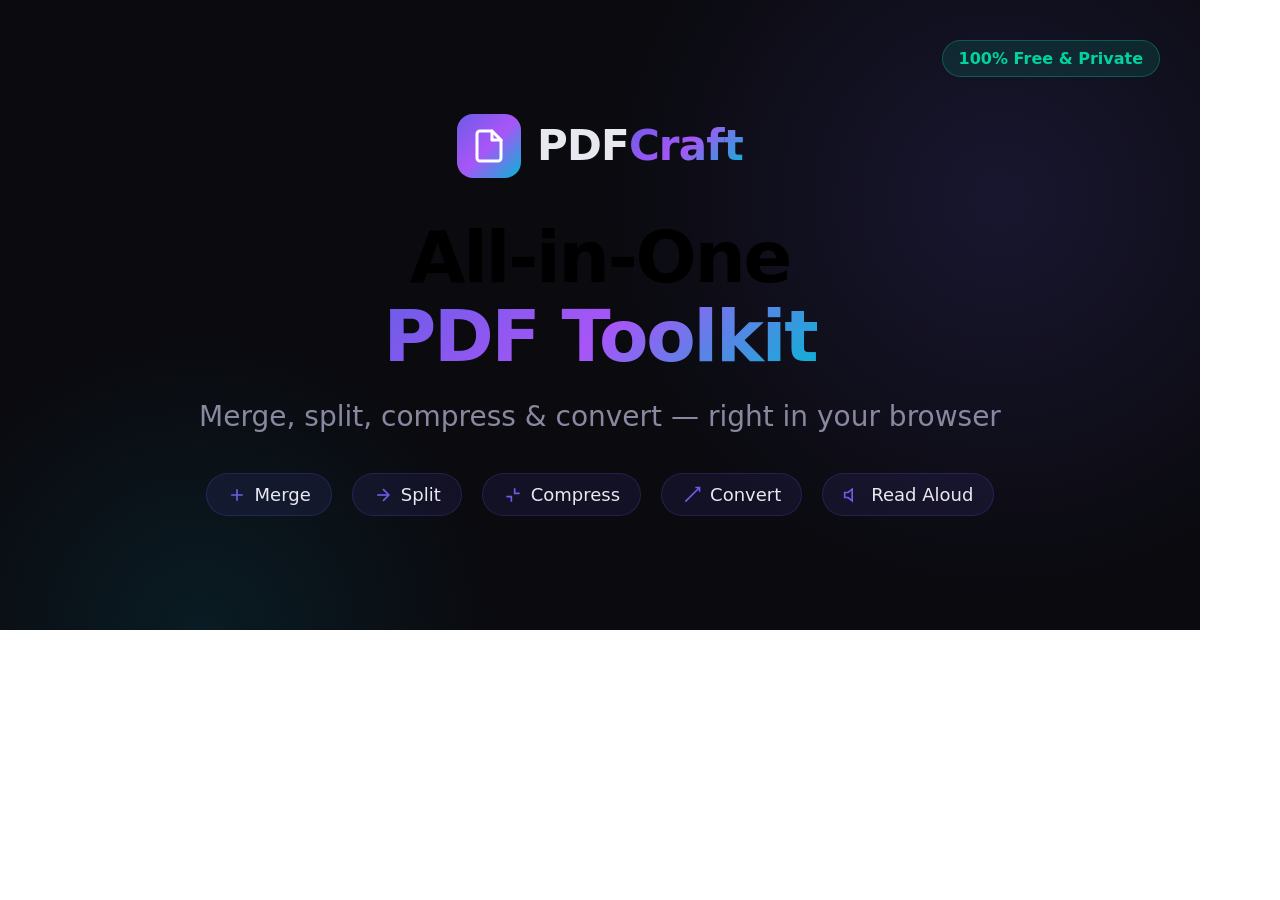
<file: og-image.html>
<!DOCTYPE html>
<html lang="en">
<head>
    <meta charset="UTF-8">
    <meta name="viewport" content="width=1200">
    <title>OG Image Generator — PDFCraft</title>
    <style>
        * { margin: 0; padding: 0; box-sizing: border-box; }
        body { width: 1200px; height: 630px; overflow: hidden; }
        .og-container {
            width: 1200px;
            height: 630px;
            background: #0a0a0f;
            display: flex;
            align-items: center;
            justify-content: center;
            font-family: -apple-system, BlinkMacSystemFont, 'Segoe UI', system-ui, sans-serif;
            position: relative;
            overflow: hidden;
        }
        .og-bg {
            position: absolute;
            top: -200px;
            right: -200px;
            width: 800px;
            height: 800px;
            background: radial-gradient(circle, rgba(108,92,231,0.15) 0%, transparent 70%);
            border-radius: 50%;
        }
        .og-bg-2 {
            position: absolute;
            bottom: -300px;
            left: -100px;
            width: 600px;
            height: 600px;
            background: radial-gradient(circle, rgba(6,182,212,0.1) 0%, transparent 70%);
            border-radius: 50%;
        }
        .og-content {
            position: relative;
            z-index: 1;
            text-align: center;
            padding: 60px;
        }
        .og-logo {
            display: flex;
            align-items: center;
            justify-content: center;
            gap: 16px;
            margin-bottom: 40px;
        }
        .og-logo-icon {
            width: 64px;
            height: 64px;
            background: linear-gradient(135deg, #6c5ce7, #a855f7, #06b6d4);
            border-radius: 16px;
            display: flex;
            align-items: center;
            justify-content: center;
        }
        .og-logo-icon svg {
            width: 36px;
            height: 36px;
        }
        .og-logo-text {
            font-size: 42px;
            font-weight: 700;
            color: #e8e8f0;
            letter-spacing: -0.02em;
        }
        .og-logo-text strong {
            background: linear-gradient(135deg, #6c5ce7, #a855f7, #06b6d4);
            -webkit-background-clip: text;
            -webkit-text-fill-color: transparent;
        }
        .og-title {
            font-size: 72px;
            font-weight: 800;
            letter-spacing: -0.03em;
            line-height: 1.1;
            margin-bottom: 24px;
        }
        .og-title .gradient {
            background: linear-gradient(135deg, #6c5ce7, #a855f7, #06b6d4);
            -webkit-background-clip: text;
            -webkit-text-fill-color: transparent;
        }
        .og-subtitle {
            font-size: 28px;
            color: #8888a0;
            font-weight: 400;
            margin-bottom: 40px;
        }
        .og-features {
            display: flex;
            gap: 20px;
            justify-content: center;
        }
        .og-feature {
            display: flex;
            align-items: center;
            gap: 8px;
            background: rgba(108, 92, 231, 0.1);
            border: 1px solid rgba(108, 92, 231, 0.2);
            border-radius: 999px;
            padding: 10px 20px;
            color: #e8e8f0;
            font-size: 18px;
            font-weight: 500;
        }
        .og-feature svg {
            width: 20px;
            height: 20px;
            color: #6c5ce7;
        }
        .og-badge {
            position: absolute;
            top: 40px;
            right: 40px;
            background: rgba(0, 210, 160, 0.12);
            border: 1px solid rgba(0, 210, 160, 0.3);
            color: #00d2a0;
            padding: 8px 16px;
            border-radius: 999px;
            font-size: 16px;
            font-weight: 600;
        }
    </style>
</head>
<body>
    <div class="og-container">
        <div class="og-bg"></div>
        <div class="og-bg-2"></div>
        <div class="og-badge">100% Free & Private</div>
        <div class="og-content">
            <div class="og-logo">
                <div class="og-logo-icon">
                    <svg viewBox="0 0 24 24" fill="none" stroke="white" stroke-width="2" stroke-linecap="round" stroke-linejoin="round">
                        <path d="M14 2H6a2 2 0 0 0-2 2v16a2 2 0 0 0 2 2h12a2 2 0 0 0 2-2V8z"/>
                        <polyline points="14 2 14 8 20 8"/>
                    </svg>
                </div>
                <div class="og-logo-text">PDF<strong>Craft</strong></div>
            </div>
            <h1 class="og-title">
                All-in-One<br>
                <span class="gradient">PDF Toolkit</span>
            </h1>
            <p class="og-subtitle">Merge, split, compress & convert — right in your browser</p>
            <div class="og-features">
                <div class="og-feature">
                    <svg viewBox="0 0 24 24" fill="none" stroke="currentColor" stroke-width="2"><path d="M12 5v14M5 12h14"/></svg>
                    Merge
                </div>
                <div class="og-feature">
                    <svg viewBox="0 0 24 24" fill="none" stroke="currentColor" stroke-width="2"><path d="M5 12h14"/><path d="M12 5l7 7-7 7"/></svg>
                    Split
                </div>
                <div class="og-feature">
                    <svg viewBox="0 0 24 24" fill="none" stroke="currentColor" stroke-width="2"><polyline points="4 14 10 14 10 20"/><polyline points="20 10 14 10 14 4"/></svg>
                    Compress
                </div>
                <div class="og-feature">
                    <svg viewBox="0 0 24 24" fill="none" stroke="currentColor" stroke-width="2"><polyline points="16 3 21 3 21 8"/><line x1="4" y1="20" x2="21" y2="3"/></svg>
                    Convert
                </div>
                <div class="og-feature">
                    <svg viewBox="0 0 24 24" fill="none" stroke="currentColor" stroke-width="2"><polygon points="11 5 6 9 2 9 2 15 6 15 11 19 11 5"/></svg>
                    Read Aloud
                </div>
            </div>
        </div>
    </div>
</body>
</html>
</file>
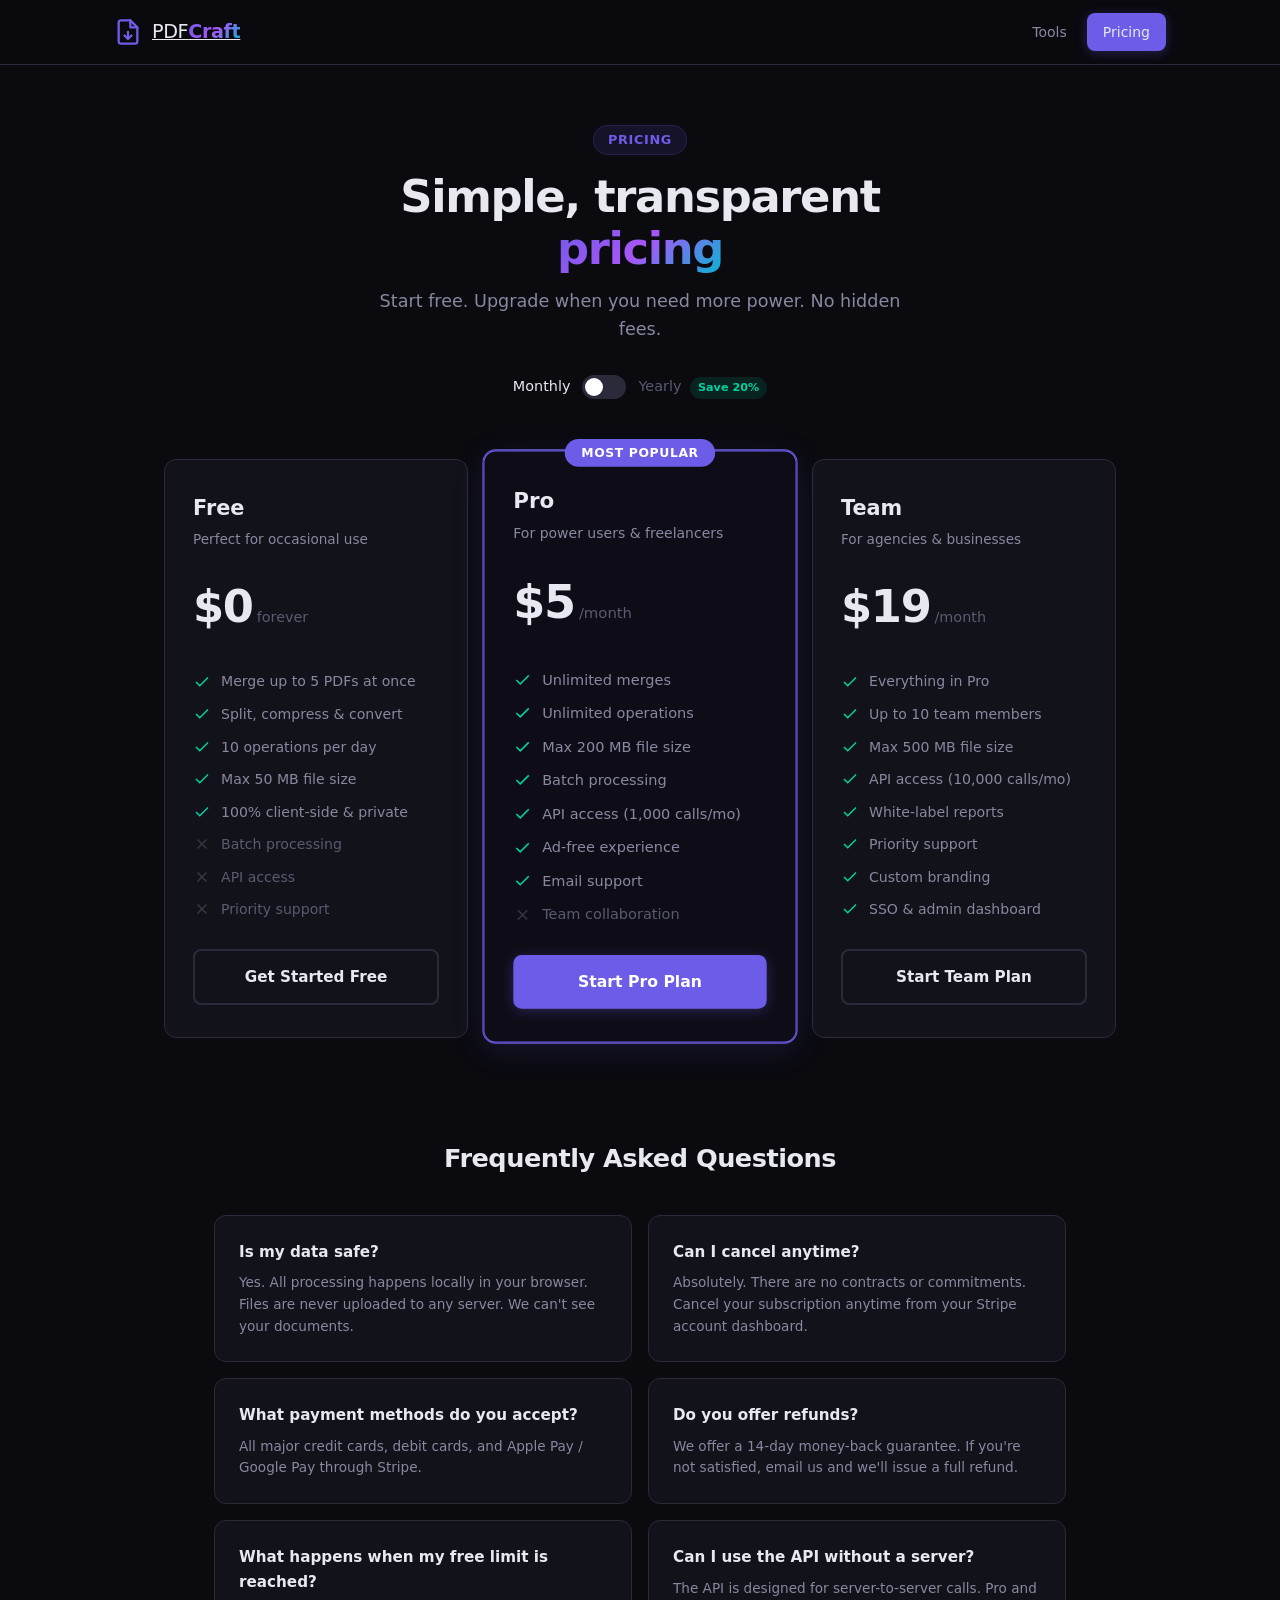
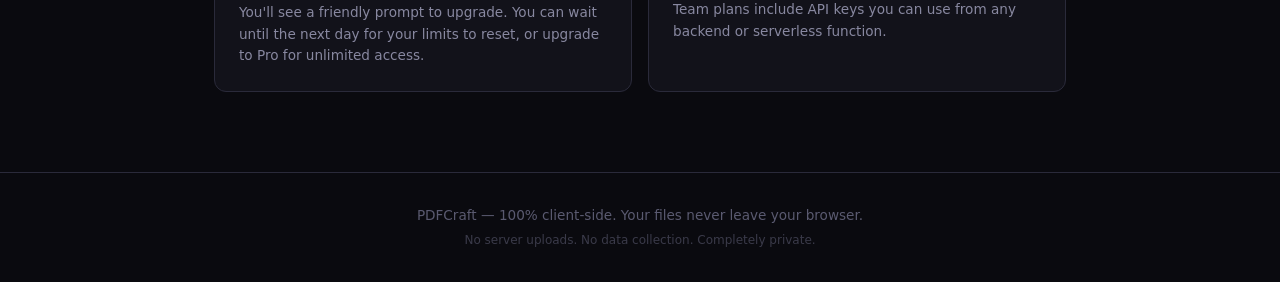
<file: pricing.html>
<!DOCTYPE html>
<html lang="en">
<head>
    <meta charset="UTF-8">
    <meta name="viewport" content="width=device-width, initial-scale=1.0">
    <title>Pricing — PDFCraft | Free & Premium PDF Toolkit Plans</title>
    <meta name="description" content="PDFCraft pricing — start free, upgrade to Pro for unlimited PDF operations, batch processing, and API access. No hidden fees. Cancel anytime.">
    <meta name="robots" content="index, follow">
    <link rel="canonical" href="https://pdfcraft.app/pricing.html">
    <!-- Open Graph -->
    <meta property="og:type" content="website">
    <meta property="og:title" content="Pricing — PDFCraft">
    <meta property="og:description" content="Start free. Upgrade to Pro for unlimited PDF operations. No hidden fees.">
    <meta property="og:url" content="https://pdfcraft.app/pricing.html">
    <meta property="og:image" content="https://pdfcraft.app/og-image.png">
    <!-- Twitter Card -->
    <meta name="twitter:card" content="summary_large_image">
    <meta name="twitter:title" content="Pricing — PDFCraft">
    <meta name="twitter:description" content="Start free. Upgrade to Pro for unlimited PDF operations.">
    <!-- JSON-LD FAQPage -->
    <script type="application/ld+json">
    {
        "@context": "https://schema.org",
        "@type": "FAQPage",
        "mainEntity": [
            {
                "@type": "Question",
                "name": "Is my data safe?",
                "acceptedAnswer": { "@type": "Answer", "text": "Yes. All processing happens locally in your browser. Files are never uploaded to any server." }
            },
            {
                "@type": "Question",
                "name": "Can I cancel anytime?",
                "acceptedAnswer": { "@type": "Answer", "text": "Absolutely. There are no contracts or commitments. Cancel your subscription anytime from your Stripe account dashboard." }
            },
            {
                "@type": "Question",
                "name": "What payment methods do you accept?",
                "acceptedAnswer": { "@type": "Answer", "text": "All major credit cards, debit cards, and Apple Pay / Google Pay through Stripe." }
            },
            {
                "@type": "Question",
                "name": "Do you offer refunds?",
                "acceptedAnswer": { "@type": "Answer", "text": "We offer a 14-day money-back guarantee. If you're not satisfied, email us and we'll issue a full refund." }
            }
        ]
    }
    </script>
    <!-- Google Analytics (GA4) -->
    <script async src="https://www.googletagmanager.com/gtag/js?id=G-XXXXXXXXXX"></script>
    <script>
        window.dataLayer = window.dataLayer || [];
        function gtag(){dataLayer.push(arguments);}
        gtag('js', new Date());
        gtag('config', 'G-XXXXXXXXXX');
    </script>
    <link rel="icon" type="image/svg+xml" href="favicon.svg">
    <link rel="stylesheet" href="style.css">
</head>
<body>
    <!-- Header -->
    <header class="header">
        <div class="header-inner">
            <div class="logo">
                <div class="logo-icon">
                    <svg width="28" height="28" viewBox="0 0 24 24" fill="none" stroke="currentColor" stroke-width="2" stroke-linecap="round" stroke-linejoin="round">
                        <path d="M14 2H6a2 2 0 0 0-2 2v16a2 2 0 0 0 2 2h12a2 2 0 0 0 2-2V8z"/>
                        <polyline points="14 2 14 8 20 8"/>
                        <line x1="12" y1="18" x2="12" y2="12"/>
                        <polyline points="9 15 12 18 15 15"/>
                    </svg>
                </div>
                <a href="index.html" class="logo-text">PDF<strong>Craft</strong></a>
            </div>
            <nav class="nav-links">
                <a href="index.html" class="nav-link">Tools</a>
                <a href="pricing.html" class="nav-link active">Pricing</a>
            </nav>
        </div>
    </header>

    <!-- Hero -->
    <section class="pricing-hero">
        <span class="badge">Pricing</span>
        <h1>Simple, transparent <span class="gradient-text">pricing</span></h1>
        <p>Start free. Upgrade when you need more power. No hidden fees.</p>
        <!-- Billing Toggle -->
        <div class="billing-toggle">
            <span class="toggle-label active" id="toggle-monthly">Monthly</span>
            <label class="toggle-switch">
                <input type="checkbox" id="billing-toggle">
                <span class="toggle-slider"></span>
            </label>
            <span class="toggle-label" id="toggle-yearly">Yearly <span class="save-badge">Save 20%</span></span>
        </div>
    </section>

    <!-- Pricing Cards -->
    <section class="pricing-cards">
        <!-- Free -->
        <div class="pricing-card">
            <div class="card-header">
                <h3 class="plan-name">Free</h3>
                <p class="plan-desc">Perfect for occasional use</p>
            </div>
            <div class="card-price">
                <span class="price-amount">$0</span>
                <span class="price-period">forever</span>
            </div>
            <ul class="features-list">
                <li class="feature-item">
                    <svg class="feature-icon" width="18" height="18" viewBox="0 0 24 24" fill="none" stroke="currentColor" stroke-width="2"><polyline points="20 6 9 17 4 12"/></svg>
                    Merge up to 5 PDFs at once
                </li>
                <li class="feature-item">
                    <svg class="feature-icon" width="18" height="18" viewBox="0 0 24 24" fill="none" stroke="currentColor" stroke-width="2"><polyline points="20 6 9 17 4 12"/></svg>
                    Split, compress & convert
                </li>
                <li class="feature-item">
                    <svg class="feature-icon" width="18" height="18" viewBox="0 0 24 24" fill="none" stroke="currentColor" stroke-width="2"><polyline points="20 6 9 17 4 12"/></svg>
                    10 operations per day
                </li>
                <li class="feature-item">
                    <svg class="feature-icon" width="18" height="18" viewBox="0 0 24 24" fill="none" stroke="currentColor" stroke-width="2"><polyline points="20 6 9 17 4 12"/></svg>
                    Max 50 MB file size
                </li>
                <li class="feature-item">
                    <svg class="feature-icon" width="18" height="18" viewBox="0 0 24 24" fill="none" stroke="currentColor" stroke-width="2"><polyline points="20 6 9 17 4 12"/></svg>
                    100% client-side & private
                </li>
                <li class="feature-item muted">
                    <svg class="feature-icon" width="18" height="18" viewBox="0 0 24 24" fill="none" stroke="currentColor" stroke-width="2"><line x1="18" y1="6" x2="6" y2="18"/><line x1="6" y1="6" x2="18" y2="18"/></svg>
                    Batch processing
                </li>
                <li class="feature-item muted">
                    <svg class="feature-icon" width="18" height="18" viewBox="0 0 24 24" fill="none" stroke="currentColor" stroke-width="2"><line x1="18" y1="6" x2="6" y2="18"/><line x1="6" y1="6" x2="18" y2="18"/></svg>
                    API access
                </li>
                <li class="feature-item muted">
                    <svg class="feature-icon" width="18" height="18" viewBox="0 0 24 24" fill="none" stroke="currentColor" stroke-width="2"><line x1="18" y1="6" x2="6" y2="18"/><line x1="6" y1="6" x2="18" y2="18"/></svg>
                    Priority support
                </li>
            </ul>
            <a href="index.html" class="btn-outline">Get Started Free</a>
        </div>

        <!-- Pro -->
        <div class="pricing-card popular">
            <div class="popular-badge">Most Popular</div>
            <div class="card-header">
                <h3 class="plan-name">Pro</h3>
                <p class="plan-desc">For power users & freelancers</p>
            </div>
            <div class="card-price">
                <span class="price-amount" id="pro-price">$5</span>
                <span class="price-period" id="pro-period">/month</span>
            </div>
            <ul class="features-list">
                <li class="feature-item">
                    <svg class="feature-icon" width="18" height="18" viewBox="0 0 24 24" fill="none" stroke="currentColor" stroke-width="2"><polyline points="20 6 9 17 4 12"/></svg>
                    Unlimited merges
                </li>
                <li class="feature-item">
                    <svg class="feature-icon" width="18" height="18" viewBox="0 0 24 24" fill="none" stroke="currentColor" stroke-width="2"><polyline points="20 6 9 17 4 12"/></svg>
                    Unlimited operations
                </li>
                <li class="feature-item">
                    <svg class="feature-icon" width="18" height="18" viewBox="0 0 24 24" fill="none" stroke="currentColor" stroke-width="2"><polyline points="20 6 9 17 4 12"/></svg>
                    Max 200 MB file size
                </li>
                <li class="feature-item">
                    <svg class="feature-icon" width="18" height="18" viewBox="0 0 24 24" fill="none" stroke="currentColor" stroke-width="2"><polyline points="20 6 9 17 4 12"/></svg>
                    Batch processing
                </li>
                <li class="feature-item">
                    <svg class="feature-icon" width="18" height="18" viewBox="0 0 24 24" fill="none" stroke="currentColor" stroke-width="2"><polyline points="20 6 9 17 4 12"/></svg>
                    API access (1,000 calls/mo)
                </li>
                <li class="feature-item">
                    <svg class="feature-icon" width="18" height="18" viewBox="0 0 24 24" fill="none" stroke="currentColor" stroke-width="2"><polyline points="20 6 9 17 4 12"/></svg>
                    Ad-free experience
                </li>
                <li class="feature-item">
                    <svg class="feature-icon" width="18" height="18" viewBox="0 0 24 24" fill="none" stroke="currentColor" stroke-width="2"><polyline points="20 6 9 17 4 12"/></svg>
                    Email support
                </li>
                <li class="feature-item muted">
                    <svg class="feature-icon" width="18" height="18" viewBox="0 0 24 24" fill="none" stroke="currentColor" stroke-width="2"><line x1="18" y1="6" x2="6" y2="18"/><line x1="6" y1="6" x2="18" y2="18"/></svg>
                    Team collaboration
                </li>
            </ul>
            <!-- Replace with your Stripe Payment Link -->
            <a href="https://buy.stripe.com/YOUR_PRO_PAYMENT_LINK" class="btn-primary btn-full" target="_blank" rel="noopener">
                Start Pro Plan
            </a>
        </div>

        <!-- Team -->
        <div class="pricing-card">
            <div class="card-header">
                <h3 class="plan-name">Team</h3>
                <p class="plan-desc">For agencies & businesses</p>
            </div>
            <div class="card-price">
                <span class="price-amount" id="team-price">$19</span>
                <span class="price-period" id="team-period">/month</span>
            </div>
            <ul class="features-list">
                <li class="feature-item">
                    <svg class="feature-icon" width="18" height="18" viewBox="0 0 24 24" fill="none" stroke="currentColor" stroke-width="2"><polyline points="20 6 9 17 4 12"/></svg>
                    Everything in Pro
                </li>
                <li class="feature-item">
                    <svg class="feature-icon" width="18" height="18" viewBox="0 0 24 24" fill="none" stroke="currentColor" stroke-width="2"><polyline points="20 6 9 17 4 12"/></svg>
                    Up to 10 team members
                </li>
                <li class="feature-item">
                    <svg class="feature-icon" width="18" height="18" viewBox="0 0 24 24" fill="none" stroke="currentColor" stroke-width="2"><polyline points="20 6 9 17 4 12"/></svg>
                    Max 500 MB file size
                </li>
                <li class="feature-item">
                    <svg class="feature-icon" width="18" height="18" viewBox="0 0 24 24" fill="none" stroke="currentColor" stroke-width="2"><polyline points="20 6 9 17 4 12"/></svg>
                    API access (10,000 calls/mo)
                </li>
                <li class="feature-item">
                    <svg class="feature-icon" width="18" height="18" viewBox="0 0 24 24" fill="none" stroke="currentColor" stroke-width="2"><polyline points="20 6 9 17 4 12"/></svg>
                    White-label reports
                </li>
                <li class="feature-item">
                    <svg class="feature-icon" width="18" height="18" viewBox="0 0 24 24" fill="none" stroke="currentColor" stroke-width="2"><polyline points="20 6 9 17 4 12"/></svg>
                    Priority support
                </li>
                <li class="feature-item">
                    <svg class="feature-icon" width="18" height="18" viewBox="0 0 24 24" fill="none" stroke="currentColor" stroke-width="2"><polyline points="20 6 9 17 4 12"/></svg>
                    Custom branding
                </li>
                <li class="feature-item">
                    <svg class="feature-icon" width="18" height="18" viewBox="0 0 24 24" fill="none" stroke="currentColor" stroke-width="2"><polyline points="20 6 9 17 4 12"/></svg>
                    SSO & admin dashboard
                </li>
            </ul>
            <!-- Replace with your Stripe Payment Link -->
            <a href="https://buy.stripe.com/YOUR_TEAM_PAYMENT_LINK" class="btn-outline btn-full" target="_blank" rel="noopener">
                Start Team Plan
            </a>
        </div>
    </section>

    <!-- FAQ -->
    <section class="faq-section">
        <h2>Frequently Asked Questions</h2>
        <div class="faq-grid">
            <div class="faq-item">
                <h4>Is my data safe?</h4>
                <p>Yes. All processing happens locally in your browser. Files are never uploaded to any server. We can't see your documents.</p>
            </div>
            <div class="faq-item">
                <h4>Can I cancel anytime?</h4>
                <p>Absolutely. There are no contracts or commitments. Cancel your subscription anytime from your Stripe account dashboard.</p>
            </div>
            <div class="faq-item">
                <h4>What payment methods do you accept?</h4>
                <p>All major credit cards, debit cards, and Apple Pay / Google Pay through Stripe.</p>
            </div>
            <div class="faq-item">
                <h4>Do you offer refunds?</h4>
                <p>We offer a 14-day money-back guarantee. If you're not satisfied, email us and we'll issue a full refund.</p>
            </div>
            <div class="faq-item">
                <h4>What happens when my free limit is reached?</h4>
                <p>You'll see a friendly prompt to upgrade. You can wait until the next day for your limits to reset, or upgrade to Pro for unlimited access.</p>
            </div>
            <div class="faq-item">
                <h4>Can I use the API without a server?</h4>
                <p>The API is designed for server-to-server calls. Pro and Team plans include API keys you can use from any backend or serverless function.</p>
            </div>
        </div>
    </section>

    <!-- Footer -->
    <footer class="footer">
        <div class="footer-inner">
            <p>PDFCraft — 100% client-side. Your files never leave your browser.</p>
            <p class="footer-sub">No server uploads. No data collection. Completely private.</p>
        </div>
    </footer>

    <script>
        // Billing toggle
        const toggle = document.getElementById('billing-toggle');
        const monthlyLabel = document.getElementById('toggle-monthly');
        const yearlyLabel = document.getElementById('toggle-yearly');
        const proPrice = document.getElementById('pro-price');
        const proPeriod = document.getElementById('pro-period');
        const teamPrice = document.getElementById('team-price');
        const teamPeriod = document.getElementById('team-period');

        toggle.addEventListener('change', () => {
            if (toggle.checked) {
                // Yearly
                monthlyLabel.classList.remove('active');
                yearlyLabel.classList.add('active');
                proPrice.textContent = '$4';
                proPeriod.textContent = '/month, billed yearly';
                teamPrice.textContent = '$15';
                teamPeriod.textContent = '/month, billed yearly';
            } else {
                // Monthly
                monthlyLabel.classList.add('active');
                yearlyLabel.classList.remove('active');
                proPrice.textContent = '$5';
                proPeriod.textContent = '/month';
                teamPrice.textContent = '$19';
                teamPeriod.textContent = '/month';
            }
        });
    </script>
</body>
</html>
</file>
<file: style.css>
/* ===== CSS Variables ===== */
:root {
    --bg-primary: #0a0a0f;
    --bg-secondary: #12121a;
    --bg-card: #16161f;
    --bg-hover: #1c1c28;
    --bg-input: #1a1a25;
    --border: #2a2a3a;
    --border-hover: #3a3a50;
    --text-primary: #e8e8f0;
    --text-secondary: #8888a0;
    --text-muted: #5a5a70;
    --accent: #6c5ce7;
    --accent-hover: #7c6cf7;
    --accent-glow: rgba(108, 92, 231, 0.3);
    --green: #00d2a0;
    --green-bg: rgba(0, 210, 160, 0.1);
    --red: #ff6b6b;
    --orange: #ffa502;
    --gradient: linear-gradient(135deg, #6c5ce7, #a855f7, #06b6d4);
    --radius: 12px;
    --radius-sm: 8px;
    --shadow: 0 4px 24px rgba(0, 0, 0, 0.3);
    --transition: 0.2s ease;
}

/* ===== Reset ===== */
*, *::before, *::after {
    margin: 0;
    padding: 0;
    box-sizing: border-box;
}

body {
    font-family: -apple-system, BlinkMacSystemFont, 'Segoe UI', system-ui, sans-serif;
    background: var(--bg-primary);
    color: var(--text-primary);
    line-height: 1.6;
    min-height: 100vh;
    overflow-x: hidden;
}

/* ===== Header ===== */
.header {
    position: sticky;
    top: 0;
    z-index: 100;
    background: rgba(10, 10, 15, 0.85);
    backdrop-filter: blur(20px);
    border-bottom: 1px solid var(--border);
}

.header-inner {
    max-width: 1100px;
    margin: 0 auto;
    padding: 0 24px;
    display: flex;
    align-items: center;
    justify-content: space-between;
    height: 64px;
}

.logo {
    display: flex;
    align-items: center;
    gap: 10px;
}

.logo-icon {
    color: var(--accent);
    display: flex;
    align-items: center;
}

.logo-text {
    font-size: 1.2rem;
    color: var(--text-primary);
    letter-spacing: -0.02em;
}

.logo-text strong {
    background: var(--gradient);
    -webkit-background-clip: text;
    -webkit-text-fill-color: transparent;
    background-clip: text;
}

/* ===== Nav Tabs ===== */
.nav-tabs {
    display: flex;
    gap: 4px;
    background: var(--bg-secondary);
    padding: 4px;
    border-radius: var(--radius);
}

.nav-tab {
    display: flex;
    align-items: center;
    gap: 6px;
    padding: 8px 16px;
    border: none;
    background: transparent;
    color: var(--text-secondary);
    font-size: 0.875rem;
    font-weight: 500;
    border-radius: var(--radius-sm);
    cursor: pointer;
    transition: all var(--transition);
    white-space: nowrap;
}

.nav-tab:hover {
    color: var(--text-primary);
    background: var(--bg-hover);
}

.nav-tab.active {
    color: var(--text-primary);
    background: var(--accent);
    box-shadow: 0 2px 12px var(--accent-glow);
}

.nav-tab svg {
    flex-shrink: 0;
}

/* ===== Hero ===== */
.hero {
    text-align: center;
    padding: 60px 24px 20px;
    max-width: 700px;
    margin: 0 auto;
}

.hero h1 {
    font-size: 2.8rem;
    font-weight: 700;
    letter-spacing: -0.03em;
    margin-bottom: 12px;
    line-height: 1.15;
}

.gradient-text {
    background: var(--gradient);
    -webkit-background-clip: text;
    -webkit-text-fill-color: transparent;
    background-clip: text;
}

.hero p {
    color: var(--text-secondary);
    font-size: 1.1rem;
    max-width: 540px;
    margin: 0 auto;
}

/* ===== Main ===== */
.main {
    max-width: 800px;
    margin: 0 auto;
    padding: 32px 24px 80px;
}

/* ===== Tool Panel ===== */
.tool-panel {
    display: none;
    animation: fadeIn 0.3s ease;
}

.tool-panel.active {
    display: block;
}

@keyframes fadeIn {
    from { opacity: 0; transform: translateY(8px); }
    to { opacity: 1; transform: translateY(0); }
}

/* ===== Tool Header ===== */
.tool-header {
    display: flex;
    align-items: center;
    gap: 16px;
    margin-bottom: 28px;
}

.tool-icon {
    width: 56px;
    height: 56px;
    border-radius: var(--radius);
    display: flex;
    align-items: center;
    justify-content: center;
    flex-shrink: 0;
}

.merge-icon { background: linear-gradient(135deg, rgba(108,92,231,0.2), rgba(168,85,247,0.2)); color: #a855f7; }
.split-icon { background: linear-gradient(135deg, rgba(6,182,212,0.2), rgba(59,130,246,0.2)); color: #06b6d4; }
.compress-icon { background: linear-gradient(135deg, rgba(255,165,2,0.2), rgba(255,107,107,0.2)); color: #ffa502; }
.convert-icon { background: linear-gradient(135deg, rgba(0,210,160,0.2), rgba(16,185,129,0.2)); color: #00d2a0; }

.tool-header h2 {
    font-size: 1.35rem;
    font-weight: 600;
    margin-bottom: 2px;
}

.tool-header p {
    color: var(--text-secondary);
    font-size: 0.9rem;
}

/* ===== Upload Zone ===== */
.upload-zone {
    border: 2px dashed var(--border);
    border-radius: var(--radius);
    padding: 48px 24px;
    text-align: center;
    cursor: pointer;
    transition: all var(--transition);
    background: var(--bg-secondary);
}

.upload-zone:hover,
.upload-zone.dragover {
    border-color: var(--accent);
    background: rgba(108, 92, 231, 0.05);
}

.upload-zone.dragover {
    box-shadow: 0 0 0 4px var(--accent-glow);
}

.upload-icon {
    color: var(--text-muted);
    margin-bottom: 12px;
}

.upload-text {
    font-size: 1rem;
    color: var(--text-secondary);
}

.browse-link {
    color: var(--accent);
    font-weight: 600;
    cursor: pointer;
    text-decoration: underline;
    text-decoration-color: transparent;
    transition: text-decoration-color var(--transition);
}

.browse-link:hover {
    text-decoration-color: var(--accent);
}

.upload-hint {
    font-size: 0.8rem;
    color: var(--text-muted);
    margin-top: 6px;
}

/* ===== File List ===== */
.file-list {
    display: flex;
    flex-direction: column;
    gap: 6px;
    margin-top: 16px;
}

.file-item {
    display: flex;
    align-items: center;
    gap: 12px;
    padding: 12px 16px;
    background: var(--bg-card);
    border-radius: var(--radius-sm);
    border: 1px solid var(--border);
    animation: slideIn 0.2s ease;
}

@keyframes slideIn {
    from { opacity: 0; transform: translateX(-8px); }
    to { opacity: 1; transform: translateX(0); }
}

.file-item .file-icon {
    color: var(--accent);
    flex-shrink: 0;
}

.file-item .file-name {
    flex: 1;
    font-size: 0.9rem;
    font-weight: 500;
    overflow: hidden;
    text-overflow: ellipsis;
    white-space: nowrap;
}

.file-item .file-size {
    font-size: 0.8rem;
    color: var(--text-muted);
    flex-shrink: 0;
}

.file-item .file-remove {
    background: none;
    border: none;
    color: var(--text-muted);
    cursor: pointer;
    padding: 4px;
    border-radius: 4px;
    display: flex;
    align-items: center;
    transition: all var(--transition);
    flex-shrink: 0;
}

.file-item .file-remove:hover {
    color: var(--red);
    background: rgba(255, 107, 107, 0.1);
}

/* ===== File Info ===== */
.file-info {
    margin-top: 16px;
    padding: 14px 18px;
    background: var(--bg-card);
    border-radius: var(--radius-sm);
    border: 1px solid var(--border);
    display: none;
    align-items: center;
    gap: 12px;
}

.file-info.visible {
    display: flex;
}

.file-info .file-icon {
    color: var(--accent);
    flex-shrink: 0;
}

.file-info .file-name {
    flex: 1;
    font-weight: 500;
}

.file-info .file-meta {
    font-size: 0.8rem;
    color: var(--text-muted);
}

/* ===== Split Controls ===== */
.split-controls {
    margin-top: 20px;
}

.page-preview-grid {
    display: grid;
    grid-template-columns: repeat(auto-fill, minmax(80px, 1fr));
    gap: 8px;
    margin-bottom: 20px;
}

.page-thumb {
    aspect-ratio: 3/4;
    background: var(--bg-card);
    border: 2px solid var(--border);
    border-radius: var(--radius-sm);
    display: flex;
    align-items: center;
    justify-content: center;
    font-size: 0.75rem;
    color: var(--text-muted);
    cursor: pointer;
    transition: all var(--transition);
    position: relative;
    overflow: hidden;
}

.page-thumb:hover {
    border-color: var(--accent);
}

.page-thumb.selected {
    border-color: var(--accent);
    background: rgba(108, 92, 231, 0.1);
    box-shadow: 0 0 0 2px var(--accent-glow);
}

.page-thumb .page-num {
    font-weight: 600;
    font-size: 0.85rem;
}

.split-options {
    display: flex;
    flex-direction: column;
    gap: 20px;
}

/* ===== Options ===== */
.option-group {
    display: flex;
    flex-direction: column;
    gap: 10px;
}

.option-label {
    font-size: 0.85rem;
    font-weight: 600;
    color: var(--text-primary);
}

.option-hint {
    font-size: 0.8rem;
    color: var(--text-muted);
}

.text-input {
    padding: 12px 16px;
    background: var(--bg-input);
    border: 1px solid var(--border);
    border-radius: var(--radius-sm);
    color: var(--text-primary);
    font-size: 0.95rem;
    font-family: 'SF Mono', 'Fira Code', monospace;
    transition: border-color var(--transition);
    outline: none;
}

.text-input:focus {
    border-color: var(--accent);
    box-shadow: 0 0 0 3px var(--accent-glow);
}

.text-input::placeholder {
    color: var(--text-muted);
}

.radio-group {
    display: flex;
    flex-direction: column;
    gap: 8px;
}

.radio-option {
    display: flex;
    align-items: center;
    gap: 10px;
    padding: 12px 16px;
    background: var(--bg-card);
    border: 1px solid var(--border);
    border-radius: var(--radius-sm);
    cursor: pointer;
    transition: all var(--transition);
    font-size: 0.9rem;
}

.radio-option:hover {
    border-color: var(--border-hover);
}

.radio-option input {
    display: none;
}

.radio-mark {
    width: 18px;
    height: 18px;
    border-radius: 50%;
    border: 2px solid var(--border-hover);
    flex-shrink: 0;
    position: relative;
    transition: all var(--transition);
}

.radio-option input:checked ~ .radio-mark {
    border-color: var(--accent);
}

.radio-option input:checked ~ .radio-mark::after {
    content: '';
    position: absolute;
    top: 3px;
    left: 3px;
    width: 8px;
    height: 8px;
    background: var(--accent);
    border-radius: 50%;
}

.radio-option div {
    display: flex;
    flex-direction: column;
    gap: 2px;
}

.radio-option small {
    color: var(--text-muted);
    font-size: 0.8rem;
}

.checkbox-option {
    display: flex;
    align-items: center;
    gap: 10px;
    padding: 12px 16px;
    background: var(--bg-card);
    border: 1px solid var(--border);
    border-radius: var(--radius-sm);
    cursor: pointer;
    transition: all var(--transition);
    font-size: 0.9rem;
}

.checkbox-option:hover {
    border-color: var(--border-hover);
}

.checkbox-option input {
    display: none;
}

.checkmark {
    width: 18px;
    height: 18px;
    border-radius: 4px;
    border: 2px solid var(--border-hover);
    flex-shrink: 0;
    position: relative;
    transition: all var(--transition);
}

.checkbox-option input:checked ~ .checkmark {
    background: var(--accent);
    border-color: var(--accent);
}

.checkbox-option input:checked ~ .checkmark::after {
    content: '';
    position: absolute;
    top: 2px;
    left: 5px;
    width: 5px;
    height: 8px;
    border: solid white;
    border-width: 0 2px 2px 0;
    transform: rotate(45deg);
}

/* ===== Compress Preview ===== */
.compress-controls {
    margin-top: 20px;
}

.compress-options {
    display: flex;
    flex-direction: column;
    gap: 16px;
    margin-bottom: 24px;
}

.compress-preview {
    display: flex;
    align-items: center;
    gap: 16px;
    padding: 20px;
    background: var(--bg-card);
    border-radius: var(--radius);
    border: 1px solid var(--border);
}

.stat-card {
    display: flex;
    flex-direction: column;
    gap: 4px;
    flex: 1;
    text-align: center;
}

.stat-label {
    font-size: 0.75rem;
    color: var(--text-muted);
    text-transform: uppercase;
    letter-spacing: 0.05em;
}

.stat-value {
    font-size: 1.4rem;
    font-weight: 700;
}

.stat-value.accent { color: var(--accent); }
.stat-value.green { color: var(--green); }

.stat-arrow {
    color: var(--text-muted);
    font-size: 1.2rem;
}

/* ===== Convert Modes ===== */
.convert-modes {
    display: flex;
    gap: 8px;
    margin-bottom: 24px;
}

.mode-btn {
    flex: 1;
    display: flex;
    align-items: center;
    justify-content: center;
    gap: 8px;
    padding: 14px 20px;
    background: var(--bg-secondary);
    border: 2px solid var(--border);
    border-radius: var(--radius);
    color: var(--text-secondary);
    font-size: 0.9rem;
    font-weight: 500;
    cursor: pointer;
    transition: all var(--transition);
}

.mode-btn:hover {
    border-color: var(--border-hover);
    color: var(--text-primary);
}

.mode-btn.active {
    border-color: var(--accent);
    color: var(--text-primary);
    background: rgba(108, 92, 231, 0.08);
}

.convert-panel {
    display: none;
}

.convert-panel.active {
    display: block;
}

/* ===== Action Bar ===== */
.action-bar {
    margin-top: 24px;
    display: flex;
    justify-content: flex-end;
}

.btn-primary {
    display: inline-flex;
    align-items: center;
    gap: 8px;
    padding: 14px 28px;
    background: var(--accent);
    color: white;
    border: none;
    border-radius: var(--radius-sm);
    font-size: 0.95rem;
    font-weight: 600;
    cursor: pointer;
    transition: all var(--transition);
    box-shadow: 0 2px 12px var(--accent-glow);
}

.btn-primary:hover:not(:disabled) {
    background: var(--accent-hover);
    transform: translateY(-1px);
    box-shadow: 0 4px 20px var(--accent-glow);
}

.btn-primary:disabled {
    opacity: 0.4;
    cursor: not-allowed;
}

/* ===== Overlay ===== */
.overlay {
    display: none;
    position: fixed;
    top: 0;
    left: 0;
    right: 0;
    bottom: 0;
    background: rgba(0, 0, 0, 0.7);
    backdrop-filter: blur(8px);
    z-index: 1000;
    flex-direction: column;
    align-items: center;
    justify-content: center;
    gap: 16px;
}

.overlay.visible {
    display: flex;
}

.spinner {
    width: 40px;
    height: 40px;
    border: 3px solid var(--border);
    border-top-color: var(--accent);
    border-radius: 50%;
    animation: spin 0.8s linear infinite;
}

@keyframes spin {
    to { transform: rotate(360deg); }
}

/* ===== Footer ===== */
.footer {
    border-top: 1px solid var(--border);
    padding: 32px 24px;
    text-align: center;
}

.footer p {
    color: var(--text-muted);
    font-size: 0.85rem;
}

.footer-sub {
    margin-top: 4px;
    font-size: 0.75rem !important;
    color: var(--text-muted);
    opacity: 0.6;
}

.footer-links {
    margin-top: 12px;
    display: flex;
    gap: 16px;
    justify-content: center;
    flex-wrap: wrap;
}

.footer-links a {
    color: var(--text-muted);
    font-size: 0.8rem;
    text-decoration: none;
    transition: color var(--transition);
}

.footer-links a:hover {
    color: var(--text-primary);
}

/* ===== SEO Content ===== */
.seo-content {
    max-width: 800px;
    margin: 0 auto;
    padding: 0 24px 40px;
}

.seo-content h2 {
    font-size: 1.2rem;
    font-weight: 600;
    margin-bottom: 12px;
}

.seo-content p {
    color: var(--text-secondary);
    font-size: 0.9rem;
    line-height: 1.7;
}

/* ===== Toast ===== */
.toast {
    position: fixed;
    bottom: 24px;
    left: 50%;
    transform: translateX(-50%) translateY(20px);
    background: var(--bg-card);
    border: 1px solid var(--border);
    color: var(--text-primary);
    padding: 14px 20px;
    border-radius: var(--radius-sm);
    display: flex;
    align-items: center;
    gap: 12px;
    box-shadow: var(--shadow);
    z-index: 2000;
    opacity: 0;
    transition: all 0.3s ease;
    max-width: 90vw;
}

.toast.visible {
    opacity: 1;
    transform: translateX(-50%) translateY(0);
}

.toast-error {
    border-color: rgba(255, 107, 107, 0.3);
    background: rgba(255, 107, 107, 0.08);
}

.toast-success {
    border-color: rgba(0, 210, 160, 0.3);
    background: rgba(0, 210, 160, 0.08);
}

.toast-close {
    background: none;
    border: none;
    color: var(--text-muted);
    cursor: pointer;
    font-size: 1.2rem;
    padding: 0 4px;
    line-height: 1;
    transition: color var(--transition);
}

.toast-close:hover {
    color: var(--text-primary);
}

/* ===== Nav Links (Pricing Page) ===== */
.nav-links {
    display: flex;
    gap: 4px;
    align-items: center;
}

.nav-link {
    padding: 8px 16px;
    color: var(--text-secondary);
    text-decoration: none;
    font-size: 0.875rem;
    font-weight: 500;
    border-radius: var(--radius-sm);
    transition: all var(--transition);
}

.nav-link:hover {
    color: var(--text-primary);
    background: var(--bg-hover);
}

.nav-link.active {
    color: var(--text-primary);
    background: var(--accent);
    box-shadow: 0 2px 12px var(--accent-glow);
}

/* ===== Pricing Hero ===== */
.pricing-hero {
    text-align: center;
    padding: 60px 24px 20px;
    max-width: 700px;
    margin: 0 auto;
}

.badge {
    display: inline-block;
    padding: 4px 14px;
    background: rgba(108, 92, 231, 0.12);
    color: var(--accent);
    font-size: 0.8rem;
    font-weight: 600;
    border-radius: 999px;
    border: 1px solid rgba(108, 92, 231, 0.2);
    margin-bottom: 16px;
    text-transform: uppercase;
    letter-spacing: 0.05em;
}

.pricing-hero h1 {
    font-size: 2.8rem;
    font-weight: 700;
    letter-spacing: -0.03em;
    margin-bottom: 12px;
    line-height: 1.15;
}

.pricing-hero p {
    color: var(--text-secondary);
    font-size: 1.1rem;
    max-width: 540px;
    margin: 0 auto;
}

/* ===== Billing Toggle ===== */
.billing-toggle {
    display: flex;
    align-items: center;
    justify-content: center;
    gap: 12px;
    margin-top: 32px;
}

.toggle-label {
    font-size: 0.9rem;
    color: var(--text-muted);
    font-weight: 500;
    transition: color var(--transition);
}

.toggle-label.active {
    color: var(--text-primary);
}

.save-badge {
    display: inline-block;
    padding: 2px 8px;
    background: rgba(0, 210, 160, 0.12);
    color: var(--green);
    font-size: 0.7rem;
    font-weight: 700;
    border-radius: 999px;
    margin-left: 4px;
}

.toggle-switch {
    position: relative;
    width: 44px;
    height: 24px;
    cursor: pointer;
}

.toggle-switch input {
    opacity: 0;
    width: 0;
    height: 0;
}

.toggle-slider {
    position: absolute;
    top: 0; left: 0; right: 0; bottom: 0;
    background: var(--border);
    border-radius: 999px;
    transition: background var(--transition);
}

.toggle-slider::before {
    content: '';
    position: absolute;
    width: 18px;
    height: 18px;
    left: 3px;
    bottom: 3px;
    background: white;
    border-radius: 50%;
    transition: transform var(--transition);
}

.toggle-switch input:checked + .toggle-slider {
    background: var(--accent);
}

.toggle-switch input:checked + .toggle-slider::before {
    transform: translateX(20px);
}

/* ===== Pricing Cards ===== */
.pricing-cards {
    display: grid;
    grid-template-columns: repeat(3, 1fr);
    gap: 20px;
    max-width: 1000px;
    margin: 0 auto;
    padding: 40px 24px 60px;
    align-items: start;
}

.pricing-card {
    background: var(--bg-secondary);
    border: 1px solid var(--border);
    border-radius: var(--radius);
    padding: 32px 28px;
    display: flex;
    flex-direction: column;
    transition: all var(--transition);
    position: relative;
}

.pricing-card:hover {
    border-color: var(--border-hover);
    transform: translateY(-2px);
}

.pricing-card.popular {
    border-color: var(--accent);
    background: rgba(108, 92, 231, 0.04);
    box-shadow: 0 0 0 1px var(--accent), 0 8px 32px rgba(108, 92, 231, 0.15);
    transform: scale(1.03);
}

.pricing-card.popular:hover {
    transform: scale(1.03) translateY(-2px);
}

.popular-badge {
    position: absolute;
    top: -12px;
    left: 50%;
    transform: translateX(-50%);
    background: var(--accent);
    color: white;
    padding: 4px 16px;
    border-radius: 999px;
    font-size: 0.75rem;
    font-weight: 700;
    text-transform: uppercase;
    letter-spacing: 0.05em;
    white-space: nowrap;
}

.card-header {
    margin-bottom: 20px;
}

.plan-name {
    font-size: 1.3rem;
    font-weight: 700;
    margin-bottom: 4px;
}

.plan-desc {
    font-size: 0.85rem;
    color: var(--text-secondary);
}

.card-price {
    display: flex;
    align-items: baseline;
    gap: 4px;
    margin-bottom: 28px;
}

.price-amount {
    font-size: 2.8rem;
    font-weight: 800;
    letter-spacing: -0.03em;
}

.price-period {
    font-size: 0.9rem;
    color: var(--text-muted);
}

.features-list {
    list-style: none;
    display: flex;
    flex-direction: column;
    gap: 10px;
    margin-bottom: 28px;
    flex: 1;
}

.feature-item {
    display: flex;
    align-items: center;
    gap: 10px;
    font-size: 0.88rem;
    color: var(--text-secondary);
}

.feature-item .feature-icon {
    flex-shrink: 0;
    color: var(--green);
}

.feature-item.muted {
    color: var(--text-muted);
}

.feature-item.muted .feature-icon {
    color: var(--text-muted);
    opacity: 0.5;
}

.btn-full {
    width: 100%;
    justify-content: center;
    text-align: center;
    text-decoration: none;
    display: inline-flex;
    align-items: center;
    padding: 14px 28px;
    font-size: 0.95rem;
    font-weight: 600;
    border-radius: var(--radius-sm);
    transition: all var(--transition);
}

.btn-outline {
    display: inline-flex;
    align-items: center;
    justify-content: center;
    width: 100%;
    padding: 14px 28px;
    background: transparent;
    color: var(--text-primary);
    border: 2px solid var(--border);
    border-radius: var(--radius-sm);
    font-size: 0.95rem;
    font-weight: 600;
    cursor: pointer;
    transition: all var(--transition);
    text-decoration: none;
    text-align: center;
}

.btn-outline:hover {
    border-color: var(--accent);
    color: var(--accent);
}

/* ===== Read Aloud / TTS ===== */
.read-icon { background: linear-gradient(135deg, rgba(236,72,153,0.2), rgba(244,114,182,0.2)); color: #ec4899; }

.tts-controls {
    display: flex;
    flex-direction: column;
    gap: 20px;
    margin-top: 16px;
}

.tts-options {
    display: flex;
    flex-direction: column;
    gap: 16px;
}

.tts-options select {
    appearance: none;
    background-image: url("data:image/svg+xml,%3Csvg width='12' height='8' viewBox='0 0 12 8' fill='none' xmlns='http://www.w3.org/2000/svg'%3E%3Cpath d='M1 1L6 6L11 1' stroke='%238888a0' stroke-width='2' stroke-linecap='round'/%3E%3C/svg%3E");
    background-repeat: no-repeat;
    background-position: right 14px center;
    padding-right: 36px;
}

.speed-control {
    display: flex;
    align-items: center;
    gap: 12px;
}

.range-input {
    flex: 1;
    -webkit-appearance: none;
    appearance: none;
    height: 6px;
    background: var(--border);
    border-radius: 999px;
    outline: none;
}

.range-input::-webkit-slider-thumb {
    -webkit-appearance: none;
    width: 18px;
    height: 18px;
    background: var(--accent);
    border-radius: 50%;
    cursor: pointer;
    box-shadow: 0 0 8px var(--accent-glow);
}

.range-input::-moz-range-thumb {
    width: 18px;
    height: 18px;
    background: var(--accent);
    border-radius: 50%;
    border: none;
    cursor: pointer;
}

.speed-value {
    font-size: 0.85rem;
    font-weight: 600;
    color: var(--text-secondary);
    min-width: 40px;
    text-align: right;
    font-family: 'SF Mono', 'Fira Code', monospace;
}

.text-display {
    background: var(--bg-card);
    border: 1px solid var(--border);
    border-radius: var(--radius);
    padding: 20px;
    max-height: 300px;
    overflow-y: auto;
    font-size: 0.9rem;
    line-height: 1.7;
    color: var(--text-secondary);
    white-space: pre-wrap;
    word-wrap: break-word;
}

.text-display::-webkit-scrollbar {
    width: 6px;
}

.text-display::-webkit-scrollbar-track {
    background: transparent;
}

.text-display::-webkit-scrollbar-thumb {
    background: var(--border);
    border-radius: 999px;
}

.text-placeholder {
    color: var(--text-muted);
    font-style: italic;
}

.tts-playback {
    display: flex;
    align-items: center;
    gap: 12px;
    padding: 16px 20px;
    background: var(--bg-card);
    border: 1px solid var(--border);
    border-radius: var(--radius);
}

.btn-icon {
    width: 44px;
    height: 44px;
    border-radius: 50%;
    border: none;
    background: var(--bg-hover);
    color: var(--text-primary);
    display: flex;
    align-items: center;
    justify-content: center;
    cursor: pointer;
    transition: all var(--transition);
    flex-shrink: 0;
}

.btn-icon:hover:not(:disabled) {
    background: var(--accent);
    color: white;
}

.btn-icon:disabled {
    opacity: 0.3;
    cursor: not-allowed;
}

.btn-icon.playing {
    background: var(--accent);
    color: white;
    animation: pulse 1.5s ease infinite;
}

@keyframes pulse {
    0%, 100% { box-shadow: 0 0 0 0 var(--accent-glow); }
    50% { box-shadow: 0 0 0 8px transparent; }
}

.tts-progress-container {
    flex: 1;
    display: flex;
    flex-direction: column;
    gap: 6px;
}

/* ===== Download Audio ===== */
.download-hint {
    font-size: 0.75rem;
    color: var(--text-muted);
    text-align: right;
    margin-top: 6px;
}

.download-options {
    margin-bottom: 12px;
}

#tts-download {
    position: relative;
    overflow: hidden;
}

#tts-download.recording {
    background: #e74c3c;
    box-shadow: 0 2px 12px rgba(231, 76, 60, 0.3);
    animation: recordPulse 1.5s ease infinite;
}

#tts-download.recording span::before {
    content: '';
    display: inline-block;
    width: 8px;
    height: 8px;
    background: #ff6b6b;
    border-radius: 50%;
    margin-right: 8px;
    animation: recordBlink 1s ease infinite;
}

@keyframes recordPulse {
    0%, 100% { box-shadow: 0 2px 12px rgba(231, 76, 60, 0.3); }
    50% { box-shadow: 0 2px 24px rgba(231, 76, 60, 0.5); }
}

@keyframes recordBlink {
    0%, 100% { opacity: 1; }
    50% { opacity: 0.3; }
}

.toast-info {
    border-color: rgba(108, 92, 231, 0.3);
    background: rgba(108, 92, 231, 0.08);
}

/* ===== Progress Bar ===== */
.progress-container {
    display: flex;
    flex-direction: column;
    gap: 8px;
    margin-top: 16px;
}

.progress-bar {
    width: 100%;
    height: 6px;
    background: var(--bg-card);
    border-radius: 999px;
    overflow: hidden;
    border: 1px solid var(--border);
}

.progress-fill {
    height: 100%;
    width: 0%;
    background: var(--gradient);
    border-radius: 999px;
    transition: width 0.3s ease;
}

.progress-text {
    font-size: 0.8rem;
    color: var(--text-secondary);
    text-align: center;
}

/* ===== Select Actions ===== */
.select-actions {
    display: flex;
    align-items: center;
    gap: 8px;
    margin-bottom: 10px;
}

.btn-link {
    background: none;
    border: none;
    color: var(--accent);
    font-size: 0.82rem;
    font-weight: 500;
    cursor: pointer;
    padding: 2px 0;
    transition: color var(--transition);
}

.btn-link:hover {
    color: var(--accent-hover);
    text-decoration: underline;
}

.select-divider {
    color: var(--text-muted);
    font-size: 0.8rem;
}

/* ===== FAQ ===== */
.faq-section {
    max-width: 900px;
    margin: 0 auto;
    padding: 40px 24px 80px;
}

.faq-section h2 {
    text-align: center;
    font-size: 1.6rem;
    font-weight: 700;
    margin-bottom: 36px;
    letter-spacing: -0.02em;
}

.faq-grid {
    display: grid;
    grid-template-columns: repeat(2, 1fr);
    gap: 16px;
}

.faq-item {
    background: var(--bg-secondary);
    border: 1px solid var(--border);
    border-radius: var(--radius);
    padding: 24px;
}

.faq-item h4 {
    font-size: 0.95rem;
    font-weight: 600;
    margin-bottom: 8px;
}

.faq-item p {
    font-size: 0.85rem;
    color: var(--text-secondary);
    line-height: 1.6;
}

/* ===== Responsive ===== */
@media (max-width: 768px) {
    .header-inner {
        flex-direction: column;
        height: auto;
        padding: 12px 16px;
        gap: 12px;
    }

    .nav-tabs {
        width: 100%;
        overflow-x: auto;
    }

    .nav-tab {
        padding: 8px 12px;
        font-size: 0.8rem;
    }

    .hero h1,
    .pricing-hero h1 {
        font-size: 2rem;
    }

    .hero p,
    .pricing-hero p {
        font-size: 0.95rem;
    }

    .main {
        padding: 24px 16px 60px;
    }

    .pricing-cards {
        grid-template-columns: 1fr;
        padding: 24px 16px 60px;
    }

    .pricing-card.popular {
        transform: none;
    }

    .pricing-card.popular:hover {
        transform: translateY(-2px);
    }

    .faq-grid {
        grid-template-columns: 1fr;
    }

    .compress-preview {
        flex-direction: column;
    }

    .stat-arrow {
        transform: rotate(90deg);
    }

    .convert-modes {
        flex-direction: column;
    }
}
@media (max-width: 768px) {
    .header-inner {
        flex-direction: column;
        height: auto;
        padding: 12px 16px;
        gap: 12px;
    }

    .nav-tabs {
        width: 100%;
        overflow-x: auto;
    }

    .nav-tab {
        padding: 8px 12px;
        font-size: 0.8rem;
    }

    .hero h1 {
        font-size: 2rem;
    }

    .hero p {
        font-size: 0.95rem;
    }

    .main {
        padding: 24px 16px 60px;
    }

    .compress-preview {
        flex-direction: column;
    }

    .stat-arrow {
        transform: rotate(90deg);
    }

    .convert-modes {
        flex-direction: column;
    }
}
</file>
